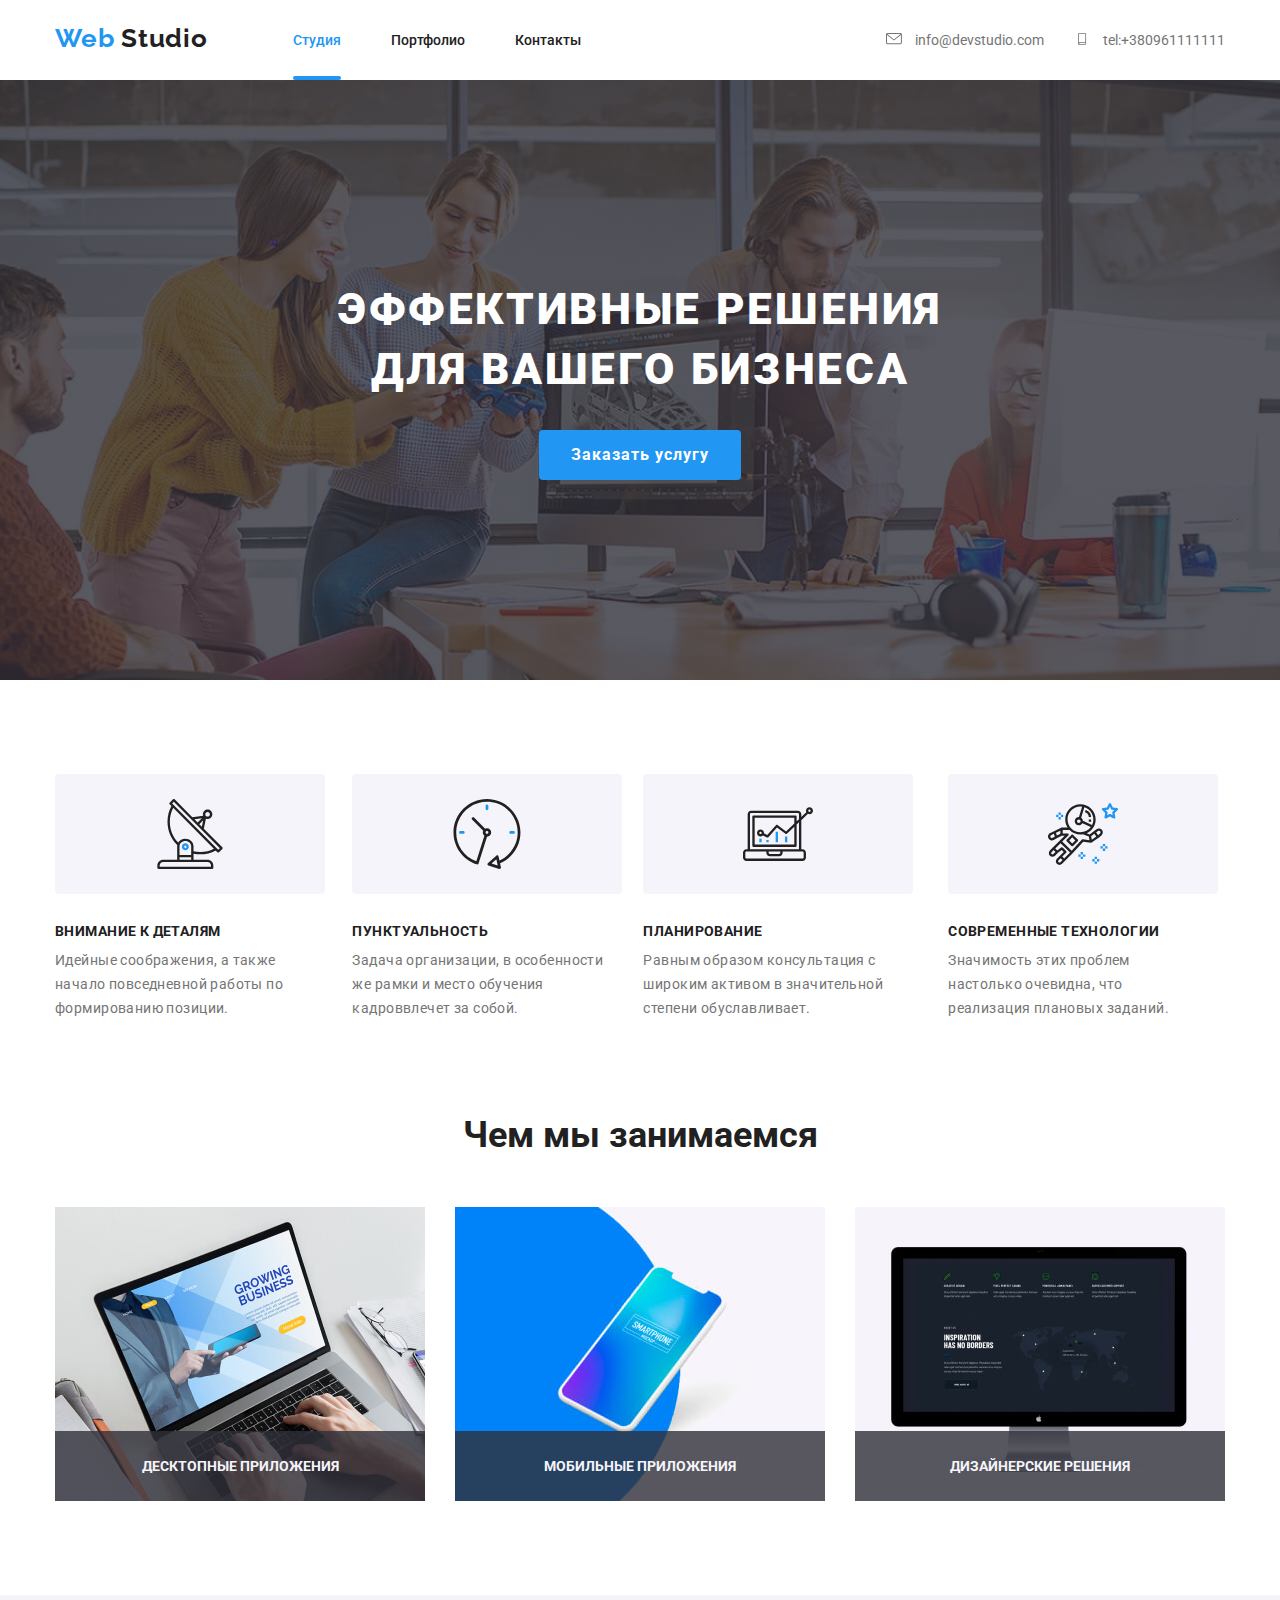
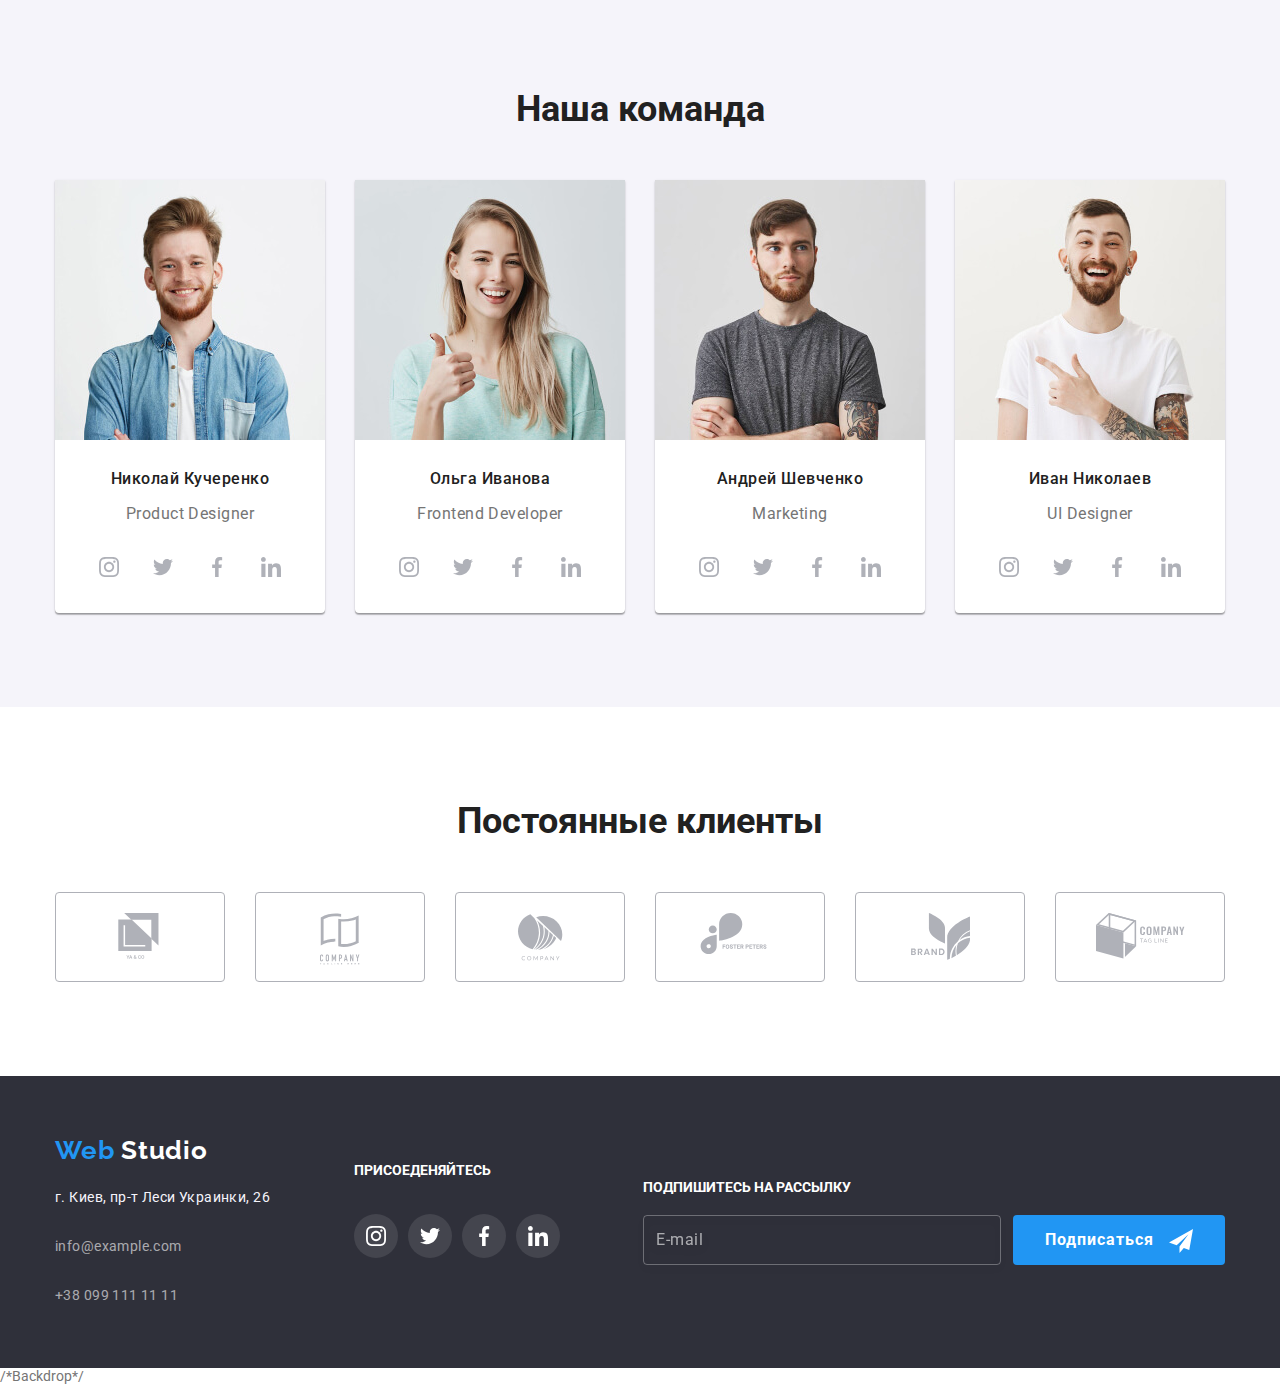
<file: index.html>
<!DOCTYPE html>
<html lang="ru">
  <head>
    <meta charset="UTF-8" />
    <meta name="viewport" content="width=device-width, initial-scale=1.0" />
    <title>Веб студия</title>
    <link rel="stylesheet" href="./CSS/normalize.css" />
    <link
      href="https://fonts.googleapis.com/css2?family=Raleway:wght@700&family=Roboto:wght@400;500;700;900&display=swap"
      rel="stylesheet"
    />
    <link rel="stylesheet" href="./CSS/styles.css" />
  </head>
  <body>
    <!--Header + Navigation-->
    <header>
      <div class="page-header container">
        <nav class="page-nav">
          <a href="./index.html" class="logo-nav">
            <span class="logo-part">Web</span>
            Studio
          </a>
          <ul class="site-nav">
            <li><a href="./index.html" class="link current">Студия</a></li>
            <li>
              <a href="./portfolio.html" target="_self" class="link">
                Портфолио
              </a>
            </li>
            <li><a href="" class="link">Контакты</a></li>
          </ul>
        </nav>
        <address class="head-address">
          <button class="head-address-button">
            <svg class="head-address-icon email">
              <use href="./svg-icon/sprite.svg#icon-envelope"></use>
            </svg>
            info@devstudio.com
          </button>
          <button class="head-address-button">
            <svg class="head-address-icon phone">
              <use href="./svg-icon/sprite.svg#icon-smartphone"></use>
            </svg>
            tel:+380961111111
          </button>
        </address>
      </div>
    </header>
    <main>
      <!--Эффективные решения для вашего бизнеса-->
      <section class="hero">
        <h1 class="hero-title container">
          ЭФФЕКТИВНЫЕ РЕШЕНИЯ ДЛЯ ВАШЕГО БИЗНЕСА
        </h1>
        <button type="button" class="button primary" data-modal-open>
          Заказать услугу
        </button>
      </section>
      <!--Наше преимущество-->
      <section class="advantage container">
        <h2 class="hide-title">Наше преимущество</h2>
        <ul class="advantage-list">
          <li>
            <div class="icon-card">
              <svg class="icon">
                <use href="./svg-icon/sprite.svg#icon-antenna"></use>
              </svg>
            </div>
            <h3 class="section-title">ВНИМАНИЕ К ДЕТАЛЯМ</h3>
            <p class="section-text">
              Идейные соображения, а также начало повседневной работы по
              формированию позиции.
            </p>
          </li>
          <li>
            <div class="icon-card">
              <svg class="icon">
                <use href="./svg-icon/sprite.svg#icon-clock"></use>
              </svg>
            </div>
            <h3 class="section-title">ПУНКТУАЛЬНОСТЬ</h3>
            <p class="section-text">
              Задача организации, в особенности же рамки и место обучения
              кадроввлечет за собой.
            </p>
          </li>
          <li>
            <div class="icon-card">
              <svg class="icon">
                <use href="./svg-icon/sprite.svg#icon-diagram"></use>
              </svg>
            </div>
            <h3 class="section-title">ПЛАНИРОВАНИЕ</h3>
            <p class="section-text">
              Равным образом консультация с широким активом в значительной
              степени обуславливает.
            </p>
          </li>
          <li>
            <div class="icon-card">
              <svg class="icon">
                <use href="./svg-icon/sprite.svg#icon-astronaut"></use>
              </svg>
            </div>
            <h3 class="section-title">СОВРЕМЕННЫЕ ТЕХНОЛОГИИ</h3>
            <p class="section-text">
              Значимость этих проблем настолько очевидна, что реализация
              плановых заданий.
            </p>
          </li>
        </ul>
      </section>
      <!--Чем мы занимаемся-->
      <section class="work">
        <h2 class="work-title">Чем мы занимаемся</h2>
        <ul class="work-list">
          <li class="work-item">
            <a href="">
              <img
                src="./images/comp.jpg"
                alt="Ноутбук"
                width="370"
                height="294"
              />
            </a>
            <p class="work-title-name">ДЕСКТОПНЫЕ ПРИЛОЖЕНИЯ</p>
          </li>
          <li class="work-item">
            <a href="">
              <img
                src="./images/smartphone.jpg"
                alt=""
                width="370"
                height="294"
              />
            </a>
            <p class="work-title-name">МОБИЛЬНЫЕ ПРИЛОЖЕНИЯ</p>
          </li>
          <li class="work-item">
            <a href="">
              <img src="./images/screen.jpg" alt="" width="370" height="294" />
            </a>
            <p class="work-title-name">ДИЗАЙНЕРСКИЕ РЕШЕНИЯ</p>
          </li>
        </ul>
      </section>
      <!--Наша команда-->
      <section class="team-section">
        <h2 class="work-title">Наша команда</h2>
        <ul class="our-team container">
          <li class="our-team-card">
            <img
              src="./images/nick_kucherenko.jpg"
              alt="Николай Кучеренко"
              width="270"
              height="260"
            />
            <h3 class="team-member">Николай Кучеренко</h3>
            <p class="team-work">Product Designer</p>
            <ul class="social-list">
              <li class="social-list-item">
                <a href="" aria-label="Instagram" class="social-list-item-link">
                  <svg class="social-list-item-link-svg">
                    <use href="./svg-icon/sprite.svg#icon-instagram"></use>
                  </svg>
                </a>
              </li>
              <li class="social-list-item">
                <a href="" aria-label="Instagram" class="social-list-item-link">
                  <svg class="social-list-item-link-svg">
                    <use href="./svg-icon/sprite.svg#icon-twitter"></use>
                  </svg>
                </a>
              </li>
              <li class="social-list-item">
                <a href="" aria-label="Instagram" class="social-list-item-link">
                  <svg class="social-list-item-link-svg">
                    <use href="./svg-icon/sprite.svg#icon-facebook"></use>
                  </svg>
                </a>
              </li>
              <li class="social-list-item">
                <a href="" aria-label="Instagram" class="social-list-item-link">
                  <svg class="social-list-item-link-svg">
                    <use href="./svg-icon/sprite.svg#icon-linkedin"></use>
                  </svg>
                </a>
              </li>
            </ul>
          </li>
          <li class="our-team-card">
            <img
              src="./images/olha_ivanova.jpg"
              alt="Ольга Иванова"
              width="270"
              height="260"
            />
            <h3 class="team-member">Ольга Иванова</h3>
            <p class="team-work">Frontend Developer</p>
            <ul class="social-list">
              <li class="social-list-item">
                <a href="" aria-label="Instagram" class="social-list-item-link">
                  <svg class="social-list-item-link-svg">
                    <use href="./svg-icon/sprite.svg#icon-instagram"></use>
                  </svg>
                </a>
              </li>
              <li class="social-list-item">
                <a href="" aria-label="Instagram" class="social-list-item-link">
                  <svg class="social-list-item-link-svg">
                    <use href="./svg-icon/sprite.svg#icon-twitter"></use>
                  </svg>
                </a>
              </li>
              <li class="social-list-item">
                <a href="" aria-label="Instagram" class="social-list-item-link">
                  <svg class="social-list-item-link-svg">
                    <use href="./svg-icon/sprite.svg#icon-facebook"></use>
                  </svg>
                </a>
              </li>
              <li class="social-list-item">
                <a href="" aria-label="Instagram" class="social-list-item-link">
                  <svg class="social-list-item-link-svg">
                    <use href="./svg-icon/sprite.svg#icon-linkedin"></use>
                  </svg>
                </a>
              </li>
            </ul>
          </li>
          <li class="our-team-card">
            <img
              src="./images/andrey_shevchenko.jpg"
              alt="Андрей Шевченко"
              width="270"
              height="260"
            />
            <h3 class="team-member">Андрей Шевченко</h3>
            <p class="team-work">Marketing</p>
            <ul class="social-list">
              <li class="social-list-item">
                <a href="" aria-label="Instagram" class="social-list-item-link">
                  <svg class="social-list-item-link-svg">
                    <use href="./svg-icon/sprite.svg#icon-instagram"></use>
                  </svg>
                </a>
              </li>
              <li class="social-list-item">
                <a href="" aria-label="Instagram" class="social-list-item-link">
                  <svg class="social-list-item-link-svg">
                    <use href="./svg-icon/sprite.svg#icon-twitter"></use>
                  </svg>
                </a>
              </li>
              <li class="social-list-item">
                <a href="" aria-label="Instagram" class="social-list-item-link">
                  <svg class="social-list-item-link-svg">
                    <use href="./svg-icon/sprite.svg#icon-facebook"></use>
                  </svg>
                </a>
              </li>
              <li class="social-list-item">
                <a href="" aria-label="Instagram" class="social-list-item-link">
                  <svg class="social-list-item-link-svg">
                    <use href="./svg-icon/sprite.svg#icon-linkedin"></use>
                  </svg>
                </a>
              </li>
            </ul>
          </li>
          <li class="our-team-card">
            <img
              src="./images/ivan_nikolaev.jpg"
              alt="Иван Николаев"
              width="270"
              height="260"
            />
            <h3 class="team-member">Иван Николаев</h3>
            <p class="team-work">UI Designer</p>
            <ul class="social-list">
              <li class="social-list-item">
                <a href="" aria-label="Instagram" class="social-list-item-link">
                  <svg class="social-list-item-link-svg">
                    <use href="./svg-icon/sprite.svg#icon-instagram"></use>
                  </svg>
                </a>
              </li>
              <li class="social-list-item">
                <a href="" aria-label="Instagram" class="social-list-item-link">
                  <svg class="social-list-item-link-svg">
                    <use href="./svg-icon/sprite.svg#icon-twitter"></use>
                  </svg>
                </a>
              </li>
              <li class="social-list-item">
                <a href="" aria-label="Instagram" class="social-list-item-link">
                  <svg class="social-list-item-link-svg">
                    <use href="./svg-icon/sprite.svg#icon-facebook"></use>
                  </svg>
                </a>
              </li>
              <li class="social-list-item">
                <a href="" aria-label="Instagram" class="social-list-item-link">
                  <svg class="social-list-item-link-svg">
                    <use href="./svg-icon/sprite.svg#icon-linkedin"></use>
                  </svg>
                </a>
              </li>
            </ul>
          </li>
        </ul>
      </section>
      <!--Постоянные клиенты-->
      <section class="client">
        <h2 class="work-title">Постоянные клиенты</h2>
        <ul class="client-list container">
          <li class="box">
            <a href="" class="box-link">
              <svg class="box-link-svg first-logo">
                <use href="./svg-icon/sprite.svg#icon-logo_1"></use>
              </svg>
            </a>
          </li>
          <li class="box">
            <a href="" class="box-link">
              <svg class="box-link-svg second-logo">
                <use href="./svg-icon/sprite.svg#icon-logo_2"></use>
              </svg>
            </a>
          </li>
          <li class="box">
            <a href="" class="box-link">
              <svg class="box-link-svg third-logo">
                <use href="./svg-icon/sprite.svg#icon-logo_3"></use>
              </svg>
            </a>
          </li>
          <li class="box">
            <a href="" class="box-link">
              <svg class="box-link-svg fourth-logo">
                <use href="./svg-icon/sprite.svg#icon-logo_4"></use>
              </svg>
            </a>
          </li>
          <li class="box">
            <a href="" class="box-link">
              <svg class="box-link-svg fifth-logo">
                <use href="./svg-icon/sprite.svg#icon-logo_5"></use>
              </svg>
            </a>
          </li>
          <li class="box">
            <a href="" class="box-link">
              <svg class="box-link-svg sixth-logo">
                <use href="./svg-icon/sprite.svg#icon-logo_6"></use>
              </svg>
            </a>
          </li>
        </ul>
      </section>
    </main>
    <!--Footer-->
    <footer class="footer">
      <div class="footer-list container">
        <div class="footer-ad-list">
          <a href="./index.html" class="logo-footer-nav">
            <span class="logo-blue">
              Web
            </span>
            <span class="logo-white">Studio</span>
          </a>
          <address class="footer-ad-items">
            <a href="" class="street-adress">г. Киев, пр-т Леси Украинки, 26</a>
            <br />
            <a href="" class="contact-adress">info@example.com</a>
            <br />
            <a href="" class="contact-adress">+38 099 111 11 11</a>
          </address>
        </div>
        <div class="footer-social-link">
          <span class="footer-text"><b>ПРИСОЕДЕНЯЙТЕСЬ</b></span>
          <ul class="social-list">
            <li class="social-list-item">
              <a
                href=""
                aria-label="Instagram"
                class="social-list-item-link footer-link"
              >
                <svg class="social-list-item-link-svg footer-svg">
                  <use href="./svg-icon/sprite.svg#icon-instagram"></use>
                </svg>
              </a>
            </li>
            <li class="social-list-item">
              <a
                href=""
                aria-label="Twitter"
                class="social-list-item-link footer-link"
              >
                <svg class="social-list-item-link-svg footer-svg">
                  <use href="./svg-icon/sprite.svg#icon-twitter"></use>
                </svg>
              </a>
            </li>
            <li class="social-list-item">
              <a
                href=""
                aria-label="Facebook"
                class="social-list-item-link footer-link"
              >
                <svg class="social-list-item-link-svg footer-svg">
                  <use href="./svg-icon/sprite.svg#icon-facebook"></use>
                </svg>
              </a>
            </li>
            <li class="social-list-item">
              <a
                href=""
                aria-label="LinkedIn"
                class="social-list-item-link footer-link"
              >
                <svg class="social-list-item-link-svg footer-svg">
                  <use href="./svg-icon/sprite.svg#icon-linkedin"></use>
                </svg>
              </a>
            </li>
          </ul>
        </div>
        <div>
          <span class="footer-text"><b>Подпишитесь на рассылку</b></span>
          <div class="footer-form">
            <form action="#">
              <div class="footer-form-field">
                <div>
                  <input
                    class="footer-form-input"
                    name="user-email"
                    type="email"
                    placeholder="E-mail"
                  />
                </div>
                <div class="buttton-icon-send">
                  <button type="submit" class="button primary">
                    Подписаться
                    <svg class="icon-send-svg">
                      <use href="./svg-icon/sprite.svg#icon-icon_send"></use>
                    </svg>
                  </button>
                </div>
              </div>
            </form>
          </div>
        </div>
      </div>
    </footer>
    /*Backdrop*/
    <div class="backdrop is-hidden" data-modal>
      <form action="#" class="modal-form">
        <button
          data-modal-close
          type="button"
          class="modal-form-input-button-close"
        >
          <svg class="modal-form-input-svg-close" width="11" height="11">
            <use href="./svg-icon/sprite.svg#button-close"></use>
          </svg>
        </button>
        <h2 class="modal-form-title">
          Оставьте свои данные, мы вам перезвоним
        </h2>
        <div class="modal-form-wrapper">
          <input
            type="text"
            name="user-name"
            class="modal-form-input"
            id="name"
            placeholder=" "
            required
          />
          <label for="name" class="modal-form-label">Имя</label>
          <svg class="modal-form-input-svg" width="12" height="12">
            <use href="./svg-icon/sprite.svg#user-name"></use>
          </svg>
        </div>
        <div class="modal-form-wrapper">
          <input
            type="tel"
            name="user-phone"
            class="modal-form-input"
            id="phone"
            placeholder=" "
            required
          />
          <label for="phone" class="modal-form-label">Телефон</label>
          <svg class="modal-form-input-svg" width="13" height="13">
            <use href="./svg-icon/sprite.svg#user-phone"></use>
          </svg>
        </div>
        <div class="modal-form-wrapper">
          <input
            type="email"
            name="user-email"
            class="modal-form-input"
            placeholder=" "
            id="mail"
            required
          />
          <label for="mail" class="modal-form-label">Почта</label>
          <svg class="modal-form-input-svg" width="15" height="12">
            <use href="./svg-icon/sprite.svg#user-massage"></use>
          </svg>
        </div>
        <textarea
          name="user-massage"
          id="user-massage"
          placeholder="Комментарий"
          class="modal-form-massage"
        ></textarea>
        <div class="modal-form-confidentional">
          <input
            type="checkbox"
            name="policy"
            value="accept-policy"
            class="modal-form-checkbox"
          />
          <span class="modal-form-confidentional-text">
            Соглашаюсь с рассылкой и принимаю
            <a href="" class="modal-form-confidentional-link">
              Условия договора
            </a>
          </span>
        </div>
        <button type="submit" class="button primary modal-btn">
          Отправить
        </button>
      </form>
    </div>
    <script src="./js/modal.js"></script>
  </body>
</html>
</file>
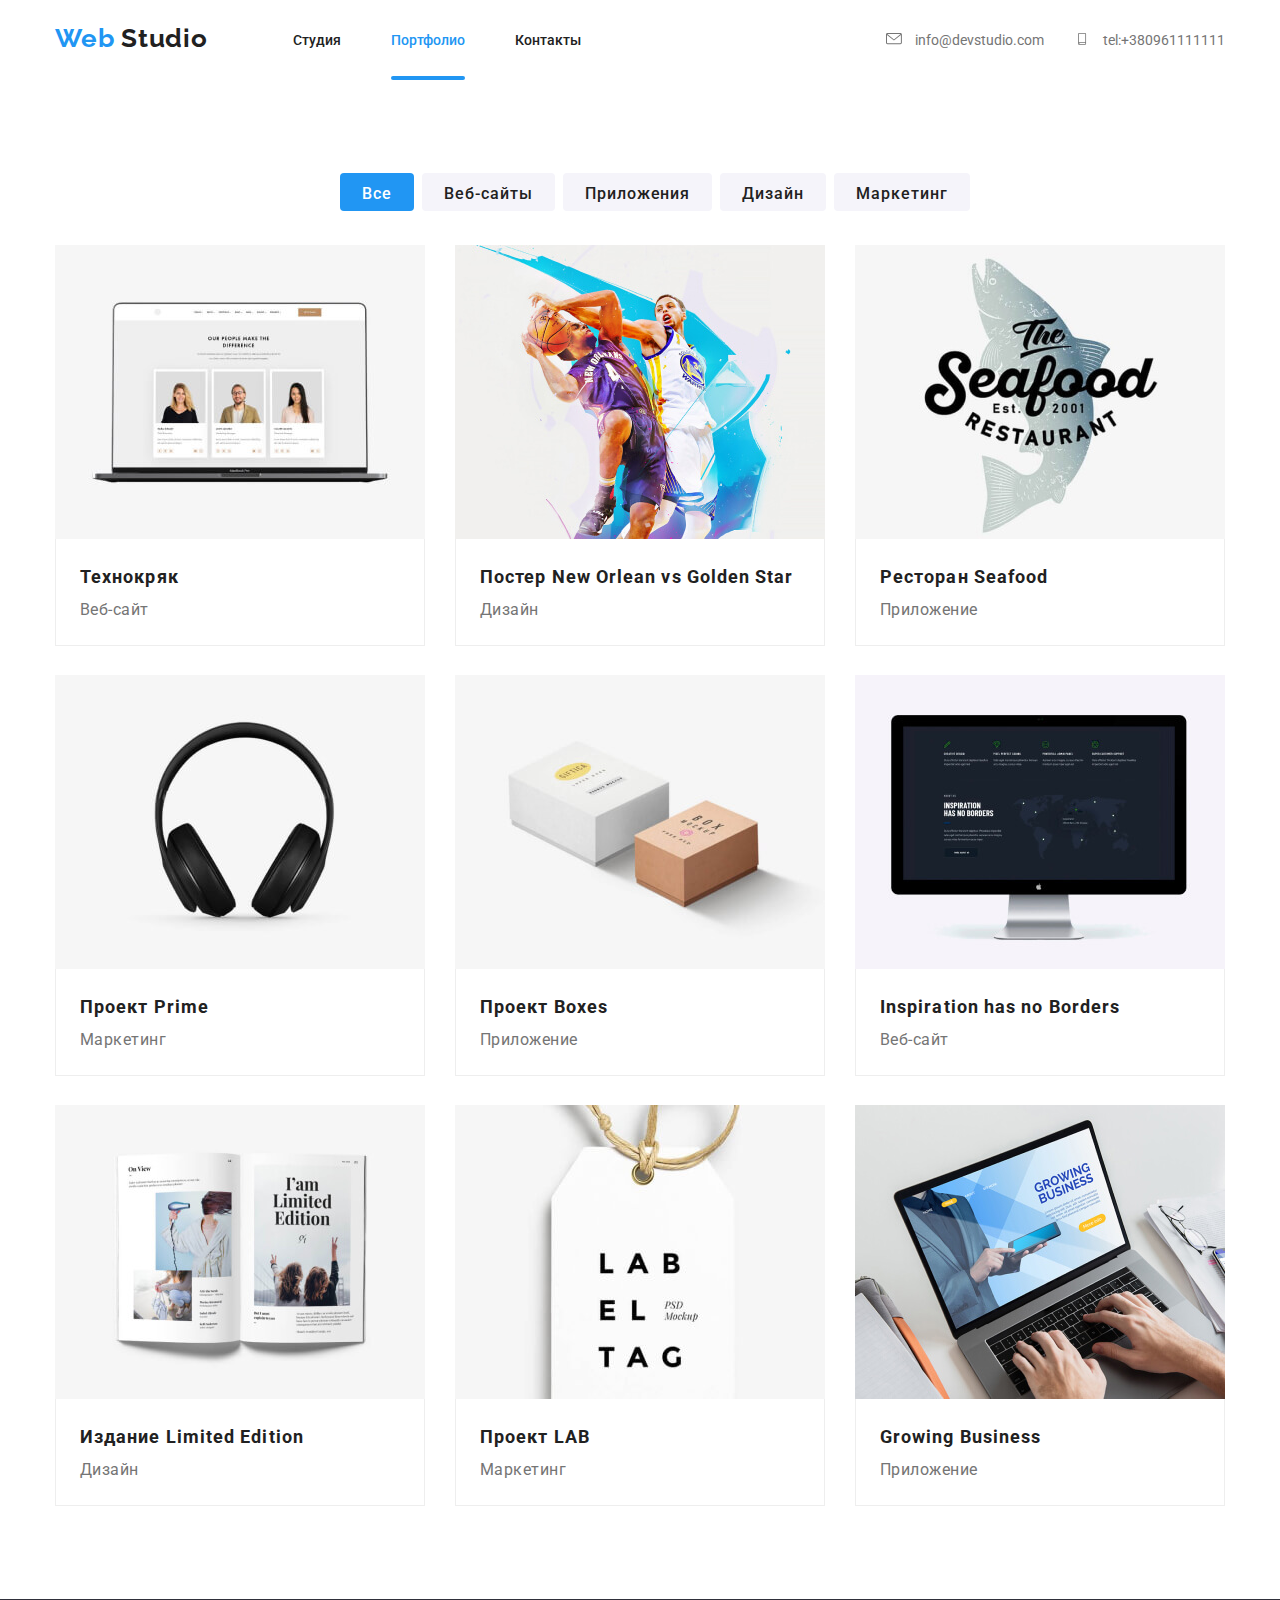
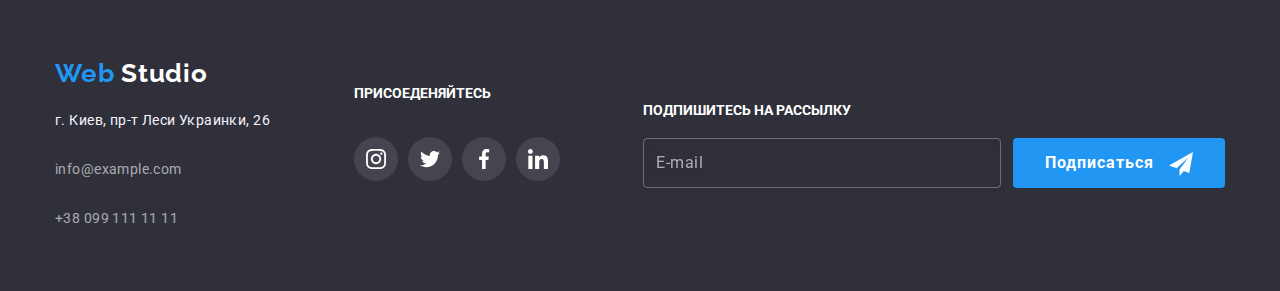
<file: portfolio.html>
<!DOCTYPE html>
<html lang="ru">
  <head>
    <meta charset="UTF-8" />
    <meta name="viewport" content="width=device-width, initial-scale=1.0" />
    <title>Портфолио</title>
    <link rel="stylesheet" href="./CSS/normalize.css" />
    <link
      href="https://fonts.googleapis.com/css2?family=Raleway:wght@700&family=Roboto:wght@400;500;700;900&display=swap"
      rel="stylesheet"
    />
    <link rel="stylesheet" href="./CSS/styles.css" />
    <link
      rel="stylesheet"
      href="https://cdnjs.cloudflare.com/ajax/libs/animate.css/4.0.0/animate.min.css"
    />
  </head>
  <body>
    <!--Header + Navigation-->
    <header>
      <div class="page-header container">
        <nav class="page-nav">
          <a href="./index.html" class="logo-nav">
            <span class="logo-part">Web</span>
            Studio
          </a>
          <ul class="site-nav">
            <li><a href="./index.html" class="link">Студия</a></li>
            <li>
              <a href="./portfolio.html" target="_self" class="link current">
                Портфолио
              </a>
            </li>
            <li><a href="" class="link">Контакты</a></li>
          </ul>
        </nav>
        <address class="head-address">
          <button class="head-address-button">
            <svg class="head-address-icon email">
              <use href="./svg-icon/sprite.svg#icon-envelope"></use>
            </svg>
            info@devstudio.com
          </button>
          <button class="head-address-button">
            <svg class="head-address-icon phone">
              <use href="./svg-icon/sprite.svg#icon-smartphone"></use>
            </svg>
            tel:+380961111111
          </button>
        </address>
      </div>
    </header>
    <main>
      <!--Меню выбора элементов-->
      <section class="container">
        <h1 class="hide-title">Меню выбора элементов</h1>
        <ul class="button-list container">
          <li>
            <button type="button" class="button primary choose">Все</button>
          </li>
          <li>
            <button type="button" class="button secondary choose">
              Веб-сайты
            </button>
          </li>
          <li>
            <button type="button" class="button secondary choose">
              Приложения
            </button>
          </li>
          <li>
            <button type="button" class="button secondary choose">
              Дизайн
            </button>
          </li>
          <li>
            <button type="button" class="button secondary choose">
              Маркетинг
            </button>
          </li>
        </ul>
      </section>
      <!--Портфолио-->
      <section>
        <h2 class="hide-title">Портфолио</h2>
        <ul class="portfolio-list container">
          <li class="flex-elements">
            <div class="card">
              <div class="card-image">
                <img
                  src="./img-portfolio/notebook.jpg"
                  width="370"
                  height="294"
                  alt="Технокряк"
                />
                <div class="overlay animate__slideInUp">
                  <p class="overlay-text">
                    Технокряк это современная площадка распространения
                    коронавируса. Компании используют эту платформу для
                    цифрового шпионажа и атак на защищённые сервера конкурентов.
                  </p>
                </div>
              </div>
              <div class="card-content">
                <h3 class="title-post">Технокряк</h3>
                <p class="team-work card-text">Веб-сайт</p>
              </div>
            </div>
          </li>
          <li class="flex-elements">
            <div class="card">
              <div class="overlay-img">
                <img
                  class="card-image"
                  src="./img-portfolio/basketball.jpg"
                  width="370"
                  height="294"
                  alt="Постер New Orlean vs Golden Star"
                />
              </div>
              <div class="card-content">
                <h3 class="title-post">Постер New Orlean vs Golden Star</h3>
                <p class="team-work card-text">Дизайн</p>
              </div>
            </div>
          </li>
          <li class="flex-elements">
            <div class="card">
              <img
                class="card-image"
                src="./img-portfolio/restaurant.jpg"
                width="370"
                height="294"
                alt="Ресторан Seafood"
              />
              <div class="card-content">
                <h3 class="title-post">Ресторан Seafood</h3>
                <p class="team-work card-text">Приложение</p>
              </div>
            </div>
          </li>
          <li class="flex-elements">
            <div class="card">
              <img
                class="card-image"
                src="./img-portfolio/headphones.jpg"
                width="370"
                height="294"
                alt="Проект Prime"
              />
              <div class="card-content">
                <h3 class="title-post">Проект Prime</h3>
                <p class="team-work card-text">Маркетинг</p>
              </div>
            </div>
          </li>
          <li class="flex-elements">
            <div class="card">
              <img
                class="card-image"
                src="./img-portfolio/cardbords.jpg"
                width="370"
                height="294"
                alt="Проект Boxes"
              />
              <div class="card-content">
                <h3 class="title-post">Проект Boxes</h3>
                <p class="team-work card-text">Приложение</p>
              </div>
            </div>
          </li>
          <li class="flex-elements">
            <div class="card">
              <img
                class="card-image"
                src="./img-portfolio/screen.jpg"
                width="370"
                height="294"
                alt="Inspiration has no Borders"
              />
              <div class="card-content">
                <h3 class="title-post">Inspiration has no Borders</h3>
                <p class="team-work card-text">Веб-сайт</p>
              </div>
            </div>
          </li>
          <li class="flex-elements">
            <div class="card">
              <img
                class="card-image"
                src="./img-portfolio/journal.jpg"
                width="370"
                height="294"
                alt="Издание Limited Edition"
              />
              <div class="card-content">
                <h3 class="title-post">Издание Limited Edition</h3>
                <p class="team-work card-text">Дизайн</p>
              </div>
            </div>
          </li>
          <li class="flex-elements">
            <div class="card">
              <img
                class="card-image"
                src="./img-portfolio/label.jpg"
                width="370"
                height="294"
                alt="Проект LAB"
              />
              <div class="card-content">
                <h3 class="title-post">Проект LAB</h3>
                <p class="team-work card-text">Маркетинг</p>
              </div>
            </div>
          </li>
          <li class="flex-elements">
            <div class="card">
              <img
                class="card-image"
                src="./img-portfolio/grow.jpg"
                width="370"
                height="294"
                alt="Growing Business"
              />
              <div class="card-content">
                <h3 class="title-post">Growing Business</h3>
                <p class="team-work card-text">Приложение</p>
              </div>
            </div>
          </li>
        </ul>
      </section>
    </main>
    <footer class="footer">
      <div class="footer-list container">
        <div class="footer-ad-list">
          <a href="./index.html" class="logo-footer-nav">
            <span class="logo-blue">
              Web
            </span>
            <span class="logo-white">Studio</span>
          </a>
          <address class="footer-ad-items">
            <a href="" class="street-adress">г. Киев, пр-т Леси Украинки, 26</a>
            <br />
            <a href="" class="contact-adress">info@example.com</a>
            <br />
            <a href="" class="contact-adress">+38 099 111 11 11</a>
          </address>
        </div>
        <div class="footer-social-link">
          <span class="footer-text"><b>ПРИСОЕДЕНЯЙТЕСЬ</b></span>
          <ul class="social-list">
            <li class="social-list-item">
              <a
                href=""
                aria-label="Instagram"
                class="social-list-item-link footer-link"
              >
                <svg class="social-list-item-link-svg footer-svg">
                  <use href="./svg-icon/sprite.svg#icon-instagram"></use>
                </svg>
              </a>
            </li>
            <li class="social-list-item">
              <a
                href=""
                aria-label="Twitter"
                class="social-list-item-link footer-link"
              >
                <svg class="social-list-item-link-svg footer-svg">
                  <use href="./svg-icon/sprite.svg#icon-twitter"></use>
                </svg>
              </a>
            </li>
            <li class="social-list-item">
              <a
                href=""
                aria-label="Facebook"
                class="social-list-item-link footer-link"
              >
                <svg class="social-list-item-link-svg footer-svg">
                  <use href="./svg-icon/sprite.svg#icon-facebook"></use>
                </svg>
              </a>
            </li>
            <li class="social-list-item">
              <a
                href=""
                aria-label="LinkedIn"
                class="social-list-item-link footer-link"
              >
                <svg class="social-list-item-link-svg footer-svg">
                  <use href="./svg-icon/sprite.svg#icon-linkedin"></use>
                </svg>
              </a>
            </li>
          </ul>
        </div>
        <div>
          <span class="footer-text"><b>Подпишитесь на рассылку</b></span>
          <div class="footer-form">
            <form action="#">
              <div class="footer-form-field">
                <div>
                  <input
                    class="footer-form-input"
                    name="user-email"
                    type="email"
                    placeholder="E-mail"
                  />
                </div>
                <div class="buttton-icon-send">
                  <button type="submit" class="button primary">
                    Подписаться
                    <svg class="icon-send-svg">
                      <use href="./svg-icon/sprite.svg#icon-icon_send"></use>
                    </svg>
                  </button>
                </div>
              </div>
            </form>
          </div>
        </div>
      </div>
    </footer>
  </body>
</html>
</file>
<file: CSS/styles.css>
/* Цвет основного текста #757575*/
/* Цвет акцента курсора #2196F3*/
/* Цвет фона #FFFFFF*/
/* Цвет заголовков #212121*/
/* Цвет белых надписей #FFFFFF*/
/*Цвет контактов rgba(255, 255, 255, 0.6);*/
/* Цвет логотипа #000000*/
/* Цвет фона вторичный #F5F4FA*/
:root {
  --primary-text-color: #757575;
  --title-text-color: #212121;
  --accent-text-color: #2196f3;
  --text-button: #ffffff;
  --back-button-color: #f5f4fa;
}
html {
  box-sizing: border-box;
}
*,
*::before,
*::after {
  box-sizing: inherit;
}

body {
  background-color: #ffffff;
  color: #757575;
  font-family: Roboto;
  font-weight: 400;
  font-size: 14px;
}

ul {
  list-style: none;
  margin: 0;
  padding: 0;
}

h1,
h2,
h3,
h4,
h5,
h6,
p {
  margin: 0;
  padding: 0;
}
a {
  text-decoration: none;
}

img {
  vertical-align: bottom;
}

/*Оформление Header*/

/*Оформление меню навигации*/
.container {
  padding-right: 15px;
  padding-left: 15px;
  width: 1200px;
  margin-right: auto;
  margin-left: auto;
}
.page-nav {
  display: flex;
}
.logo-nav {
  padding-top: 24px;
  padding-bottom: 25px;
  font-family: Raleway;
  font-weight: 700;
  font-size: 26px;
  letter-spacing: 0.03em;
  color: var(--title-text-color);
}
.logo-part {
  color: var(--accent-text-color);
}

.site-nav {
  display: flex;
  margin-left: 85px;
  align-items: center;

  font-weight: 500;
  font-size: 14px;
  line-height: 1.19;
  color: var(--title-text-color);
}
.site-nav li {
  margin-right: 50px;
}
.site-nav li:last-child {
  margin-right: 0px;
}
.page-header {
  display: flex;
  align-items: center;
}

.site-nav .link {
  position: relative;
  display: block;
  padding-top: 32px;
  padding-bottom: 32px;
  height: 80px;

  transition-duration: 250ms;
  transition-timing-function: cubic-bezier(0.4, 0, 0.2, 1);

  color: var(--title-text-color);
}

.site-nav .current::after {
  position: absolute;
  bottom: 0;
  left: 0;
  display: block;
  content: "";
  height: 4px;
  width: 100%;
  border-radius: 2px;
  background-color: var(--accent-text-color);
}

.site-nav .link:hover,
.site-nav .link:focus {
  color: var(--accent-text-color);
}
.site-nav .link.current {
  color: var(--accent-text-color);
}

/*Оформление адреса*/
.head-address {
  display: flex;
  margin-left: auto;
}

.head-address-button:not(:last-child) {
  margin-right: 30px;
}

.head-address-icon {
  width: 16px;
  height: 12px;
  margin-right: 10px;
  fill: var(--primary-text-color);
}

.head-address-button {
  display: block;
  border: none;
  background-color: var(--text-button);
  color: var(--primary-text-color);
  border-style: none;
  padding: unset;
  cursor: pointer;
  outline: none;

  transition-duration: 250ms;
  transition-timing-function: cubic-bezier(0.4, 0, 0.2, 1);
}
.head-address-button:hover {
  color: var(--accent-text-color);
  fill: var(--accent-text-color);
}

.head-address-button:hover .head-address-icon {
  fill: var(--accent-text-color);
}

/*Оформление секции Hero*/
.hero {
  color: var(--text-button);
  padding-top: 200px;
  padding-bottom: 200px;
  text-align: center;
  padding-left: 15px;
  padding-right: 15px;

  background-color: grey;
  background-image: linear-gradient(
      rgba(47, 48, 58, 0.8),
      rgba(47, 48, 58, 0.8)
    ),
    url(../images/Header/Hero_opt.jpg);
  background-repeat: no-repeat;
  background-size: cover;
  background-position: center;
  height: 600px;
  max-width: 1600px;
  margin-left: auto;
  margin-right: auto;
}

.hero-title {
  font-size: 44px;
  font-weight: 900;
  line-height: 1.36;
  letter-spacing: 0.06em;

  width: 696px;
  height: 120px;
}

.button {
  display: inline-block;
  padding: 10px 32px;
  border: none;
  border-radius: 4px;
  min-width: 200px;
  height: 50px;
  font-size: 16px;
  font-weight: 700;
  line-height: 1.87;
  letter-spacing: 0.06em;
  cursor: pointer;
  border: none;
  border-style: none;
  outline: none;

  color: var(--text-button);
  background-color: var(--accent-text-color);

  transition-duration: 250ms;
  transition-timing-function: cubic-bezier(0.4, 0, 0.2, 1);
}

.button.primary {
  text-align: center;
  color: var(--text-button);
  background-color: var(--accent-text-color);
  margin-top: 30px;
}

.button.primary:hover {
  background: #188ce8;
  box-shadow: 0px 4px 4px rgba(0, 0, 0, 0.15);
}

.button.secondary {
  color: var(--title-text-color);
  background-color: var(--back-button-color);
}

.button.secondary:hover,
.button.secondary:focus {
  background-color: var(--accent-text-color);
  color: var(--text-button);
}

/*Оформление секции Наше преимущество*/
.advantage {
  padding-top: 94px;
}
.advantage-list {
  display: flex;
}
.container .card {
  margin-right: 30px;
}
.hide-title {
  display: none;
}
.section-title {
  font-size: 14px;
  line-height: 1.1;
  letter-spacing: 0.03em;
  font-weight: 700;
  color: var(--title-text-color);
}
.section-text {
  font-weight: 400;
  line-height: 1.71;
  letter-spacing: 0.03em;
  margin-right: 30px;
}

.icon-card {
  width: 270px;
  height: 120px;
  border-radius: 4px;
  padding-top: 0px;
  padding: 25px 100px;
  justify-items: center;
  background-color: #f5f4fa;
}
.advantage-list h3 {
  padding-top: 30px;
}
.advantage-list p {
  padding-top: 10px;
}
.icon-card .icon {
  width: 70px;
  height: 70px;
}

/*Оформление секции Чем мы занимаемся*/
.work {
  text-align: center;
  width: 1200px;
  margin-left: auto;
  margin-right: auto;
  padding-bottom: 94px;

  /* outline: 1px solid firebrick; */
}

.work-title {
  font-size: 36px;
  font-weight: 700;
  text-align: center;
  padding-top: 94px;
  padding-bottom: 50px;
  color: var(--title-text-color);
}

.work-title-name {
  position: absolute;
  bottom: 0;

  display: block;
  height: 70px;
  width: 370px;
  padding-top: 27px;
  background-color: rgba(47, 48, 58, 0.8);
  color: var(--back-button-color);
}

.work-item {
  position: relative;
  font-size: 14px;
  font-weight: 700;
  color: var(--title-text-color);
}
.work-list {
  display: flex;
  justify-items: center;
  padding-left: 15px;
}

.work-item:not(:last-child) {
  margin-right: 30px;
}

/*Оформление секции Наша команда*/
.our-team-card {
  background: #ffffff;
  box-shadow: 0px 2px 1px rgba(0, 0, 0, 0.2), 0px 1px 1px rgba(0, 0, 0, 0.14),
    0px 1px 3px rgba(0, 0, 0, 0.12);
  border-radius: 0px 0px 4px 4px;
}
.team-section {
  background-color: #f5f4fa;
  text-align: center;
  padding-bottom: 94px;
}
.our-team {
  display: flex;
}

.team-member {
  font-size: 16px;
  font-weight: 500;
  line-height: 1.17;
  letter-spacing: 0.03em;

  color: var(--title-text-color);
}
.team-text {
  font-size: 16px;
  font-weight: 400;
  line-height: 1.17;
  letter-spacing: 0.03em;
}

.team-work {
  font-size: 16px;
  font-weight: 400;
  font-size: 16px;
  line-height: 1.87;
  letter-spacing: 0.03em;
  padding-right: 24px;
  padding-left: 24px;
}

.our-team-card:not(:last-child) {
  margin-right: 30px;
}
.social-list-item:not(:last-child) {
  margin-right: 10px;
}
.our-team h3 {
  margin-top: 30px;
}
.our-team p {
  margin-top: 10px;
}

.social-list {
  display: flex;
  justify-content: center;
  align-items: center;
  padding-top: 16px;
  padding-bottom: 24px;
}
.social-list-item-link {
  display: flex;
  justify-content: center;
  align-items: center;
  text-decoration: none;
  width: 44px;
  height: 44px;
  border-radius: 50%;

  transition-duration: 250ms;
  transition-timing-function: cubic-bezier(0.4, 0, 0.2, 1);
}
.social-list-item-link-svg {
  width: 20px;
  height: 20px;
  fill: #afb1b8;

  transition-duration: 250ms;
  transition-timing-function: cubic-bezier(0.4, 0, 0.2, 1);
}

.social-list-item-link:hover {
  background-color: var(--accent-text-color);
}
.social-list-item-link:hover .social-list-item-link-svg {
  fill: var(--text-button);
}

.our-team .link:last-child {
  margin-right: 0px;
}

.social-list .link {
  margin-right: 10px;
  padding-bottom: 94px;
}

/*Стилизация секции Постоянные клиенты*/
.client-list {
  display: flex;
  padding-bottom: 94px;
  text-align: center;
}

.box .box-link {
  display: block;
  width: 170px;
  height: 90px;
  border-radius: 4px;
  border: 1px solid #afb1b8;
  padding-top: 20px;

  transition-duration: 250ms;
  transition-timing-function: cubic-bezier(0.4, 0, 0.2, 1);
}

.box .box-link:hover,
.box .box-link:focus {
  border-color: var(--accent-text-color);
}

.box:not(:last-child) {
  margin-right: 30px;
}

.box-link-svg {
  fill: #afb1b8;

  transition-duration: 250ms;
  transition-timing-function: cubic-bezier(0.4, 0, 0.2, 1);
}

.first-logo {
  width: 45px;
  height: 49px;
}
.second-logo {
  width: 40px;
  height: 52px;
}
.third-logo {
  width: 45px;
  height: 49px;
}
.fourth-logo {
  width: 80px;
  height: 42px;
}
.fifth-logo {
  width: 59px;
  height: 47px;
}
.sixth-logo {
  width: 89px;
  height: 46px;
}

.box-link:hover .box-link-svg {
  fill: var(--accent-text-color);
}

/*Стилизация Fotter*/
.footer {
  background-color: #2f303a;
}
.logo-footer-nav {
  padding-top: 60px;
  font-family: Raleway;
  font-weight: 700;
  font-size: 26px;
  letter-spacing: 0.03em;
  color: var(--title-text-color);
}
.logo-white {
  color: #ffffff;
}
.logo-blue {
  color: var(--accent-text-color);
}
.footer-list {
  display: flex;
  justify-content: space-between;
  align-items: center;
}
.footer-ad-items a {
  text-decoration: none;
}
.footer-ad-list {
  padding-top: 60px;
  padding-bottom: 60px;
}

.street-adress,
.contact-adress {
  display: block;
  color: var(--back-button-color);
  font-style: normal;
  font-weight: 400;
  font-size: 14px;
  line-height: 1.71;
  letter-spacing: 0.03em;
}
.street-adress {
  padding-top: 20px;
}
.contact-adress {
  padding-top: 9px;
  color: rgba(255, 255, 255, 0.6);
}
.footer-contacts {
  color: rgba(0, 150, 255, 06);
  font-style: normal;
  font-size: 14px;
}

.footer-text {
  display: inline-block;
  color: var(--text-button);
  margin-bottom: 20px;
  text-transform: uppercase;
}

.footer-svg {
  fill: var(--text-button);
}
.footer-link {
  background-color: rgba(255, 255, 255, 0.1);
}

.icon-send-svg {
  display: inline-block;
  width: 24px;
  height: 24px;
  margin-left: 10px;
  vertical-align: middle;
  fill: var(--text-button);
}

.footer-form {
  display: flex;
  align-items: center;
}
.footer-form-field {
  display: flex;
}

.footer-form-input {
  width: 358px;
  height: 50px;
  color: var(--back-button-color);
  padding-left: 12px;

  border-style: none;

  box-sizing: border-box;
  border: 1px solid rgba(255, 255, 255, 0.3);
  filter: drop-shadow(0px 4px 4px rgba(0, 0, 0, 0.15));
  border-radius: 4px;
  background-color: transparent;
}

.footer-form-input::placeholder {
  font-size: 16px;
  line-height: 1.25;

  display: flex;
  align-items: center;
  letter-spacing: 0.03em;

  color: rgba(255, 255, 255, 0.6);
}

.buttton-icon-send .button {
  margin-top: 0px;
  margin-left: 12px;
}

/* Модальное окно */

.backdrop {
  position: fixed;
  left: 0;
  top: 0;
  display: flex;
  width: 100%;
  height: 100%;
  justify-content: center;
  align-items: center;
  background: rgba(0, 0, 0, 0.2);
  z-index: 100;
}

.modal-form {
  position: relative;
  width: 528px;
  height: 581px;
  background-color: var(--text-button);
  border-radius: 4px;

  box-shadow: 0px 1px 3px rgba(0, 0, 0, 0.12), 0px 1px 1px rgba(0, 0, 0, 0.14),
    0px 2px 1px rgba(0, 0, 0, 0.2);
}

.modal-form-title {
  font-weight: 700;
  font-size: 20px;
  line-height: 23px;
  letter-spacing: 0.03em;
  margin-bottom: 30px;

  padding-top: 40px;
  padding-left: 41px;
  color: var(--title-text-color);
}

.modal-form-input {
  width: 448px;
  height: 40px;
  padding-left: 42px;

  border: 1px solid rgba(33, 33, 33, 0.2);
  box-sizing: border-box;
  border-radius: 4px;
}

.modal-form-input:hover,
.modal-form-massage:hover {
  border: 1px solid #2196f3;
  cursor: pointer;
}

.modal-form-input:focus,
.modal-form-massage:focus {
  outline: none;
  border: 1px solid #2196f3;
}

.modal-form-input:hover + .modal-form-label {
  color: var(--accent-text-color);
}

.modal-form-input:focus ~ .modal-form-input-svg {
  fill: var(--accent-text-color);
}

.modal-form-input:hover ~ .modal-form-input-svg,
.modal-form-input:not(:placeholder-shown) ~ .modal-form-input-svg {
  fill: var(--accent-text-color);
}

.modal-form-input:focus + .modal-form-label,
.modal-form-input:not(:placeholder-shown) + .modal-form-label {
  font-size: 12px;
  transform: translate(-30px, -30px);

  color: var(--accent-text-color);
  transition-duration: 250ms;
  transition-timing-function: cubic-bezier(0.4, 0, 0.2, 1);
}

.modal-form-label {
  position: absolute;
  left: 83px;
  right: 0;
}

.modal-form-wrapper {
  position: relative;
  display: flex;
  align-items: center;
  padding-left: 41px;
  margin-bottom: 28px;
}

.modal-form-massage {
  width: 448px;
  height: 120px;
  resize: none;
  margin-left: 41px;
  padding: 12px 16px;

  border: 1px solid rgba(33, 33, 33, 0.2);
  box-sizing: border-box;
  border-radius: 4px;
}

.modal-form-massage::placeholder {
  font-size: 14px;
  line-height: 16px;
  letter-spacing: 0.01em;

  color: var(--primary-text-color);
}

.modal-form-massage:focus::placeholder {
  color: var(--accent-text-color);
}

.modal-form-input-svg {
  position: absolute;
  left: 60px;
}

.modal-form-confidentional {
  display: flex;
  align-items: center;
  padding-left: 54px;
  margin-top: 20px;
}

.modal-form-confidentional-text {
  margin-left: 7px;
  line-height: 1.71;
  letter-spacing: 0.03em;
}

.modal-form-checkbox {
  cursor: pointer;
  width: 16px;
  height: 15px;
}

.modal-form-confidentional-link {
  text-decoration: underline;
  color: var(--accent-text-color);
  line-height: 1.71;
  letter-spacing: 0.03em;
}

.modal-btn {
  margin-left: 165px;
}

.modal-form-input-button-close {
  position: absolute;
  top: 8px;
  right: 8px;
  width: 30px;
  height: 30px;
  cursor: pointer;

  background-color: var(--text-button);
  border: 1px solid rgba(0, 0, 0, 0.1);
  box-sizing: border-box;
  border-radius: 50%;
}

.modal-form-input-button-close:hover .modal-form-input-svg-close {
  fill: var(--accent-text-color);
}

.is-hidden {
  opacity: 0;
  visibility: hidden;
  pointer-events: none;
}

/*Стилизация portfolio.html*/
.portfolio-list h3 {
  color: var(--title-text-color);
}
.button-list {
  display: flex;
  justify-content: center;
  padding-top: 93px;
  margin-right: 8px;
}

.button-list .button {
  font-weight: 500;
  margin-top: 0px;
}
.button-list li:not(:last-child) {
  margin-right: 8px;
  font-weight: 500;
  font-size: 16px;
}

.hide-title {
  font-size: 18px;
  font-weight: 700; /*Проверить почему перебивает размер текста*/
}
.title-post {
  font-size: 18px;
}
.portfolio-list {
  display: flex;
  flex-wrap: wrap;
  padding-top: 34px;
}
.flex-elements {
  position: relative;
  width: 370px;
  margin-right: 30px;
  margin-bottom: 30px;
  cursor: pointer;
}

.flex-elements:hover .overlay {
  opacity: 1;
}

.flex-elements:hover .card {
  box-shadow: 0px 1px 1px rgba(0, 0, 0, 0.12), 0px 4px 4px rgba(0, 0, 0, 0.06),
    1px 4px 6px rgba(0, 0, 0, 0.16);
}

.flex-elements:nth-child(3n) {
  margin-right: 0px;
}
.flex-elements:nth-last-child(-n + 3) {
  margin-bottom: 0px;
  padding-bottom: 94px;
}
.title-post {
  font-size: 18px;
  font-weight: 700;
  padding-top: 20px;
  padding-right: 24px;
  padding-left: 24px;
  line-height: 2;
  letter-spacing: 0.06em;
}

.card {
  width: 370px;
  height: 400px;
  left: 215px;
  top: 1130px;
  background: #ffffff;
  box-sizing: border-box;
}

.card-image {
  position: relative;
  overflow: hidden;
}

.overlay {
  position: absolute;
  top: 0;
  left: 0;
  display: block;
  width: 370px;
  height: 294px;
  background-color: rgba(33, 150, 243, 0.9);
  opacity: 0;

  transform: translateY(100%);
  transition-duration: 250ms;
  transition-timing-function: cubic-bezier(0.4, 0, 0.2, 1);
}

.card:hover .overlay {
  transform: translateY(0);
}

.overlay-text {
  font-size: 18px;
  line-height: 1.56;
  letter-spacing: 0.03em;
  padding: 63px 24px;

  color: #ffffff;
}

.card-image {
  display: block;
}

.card-text {
  padding-bottom: 20px;
}
.card-content {
  border-right: 1px solid #eeeeee;
  border-bottom: 1px solid #eeeeee;
  border-left: 1px solid #eeeeee;
}
.choose {
  min-width: 73px;
  height: 38px;
  padding: 6px 22px;
  outline: none;
}
</file>
